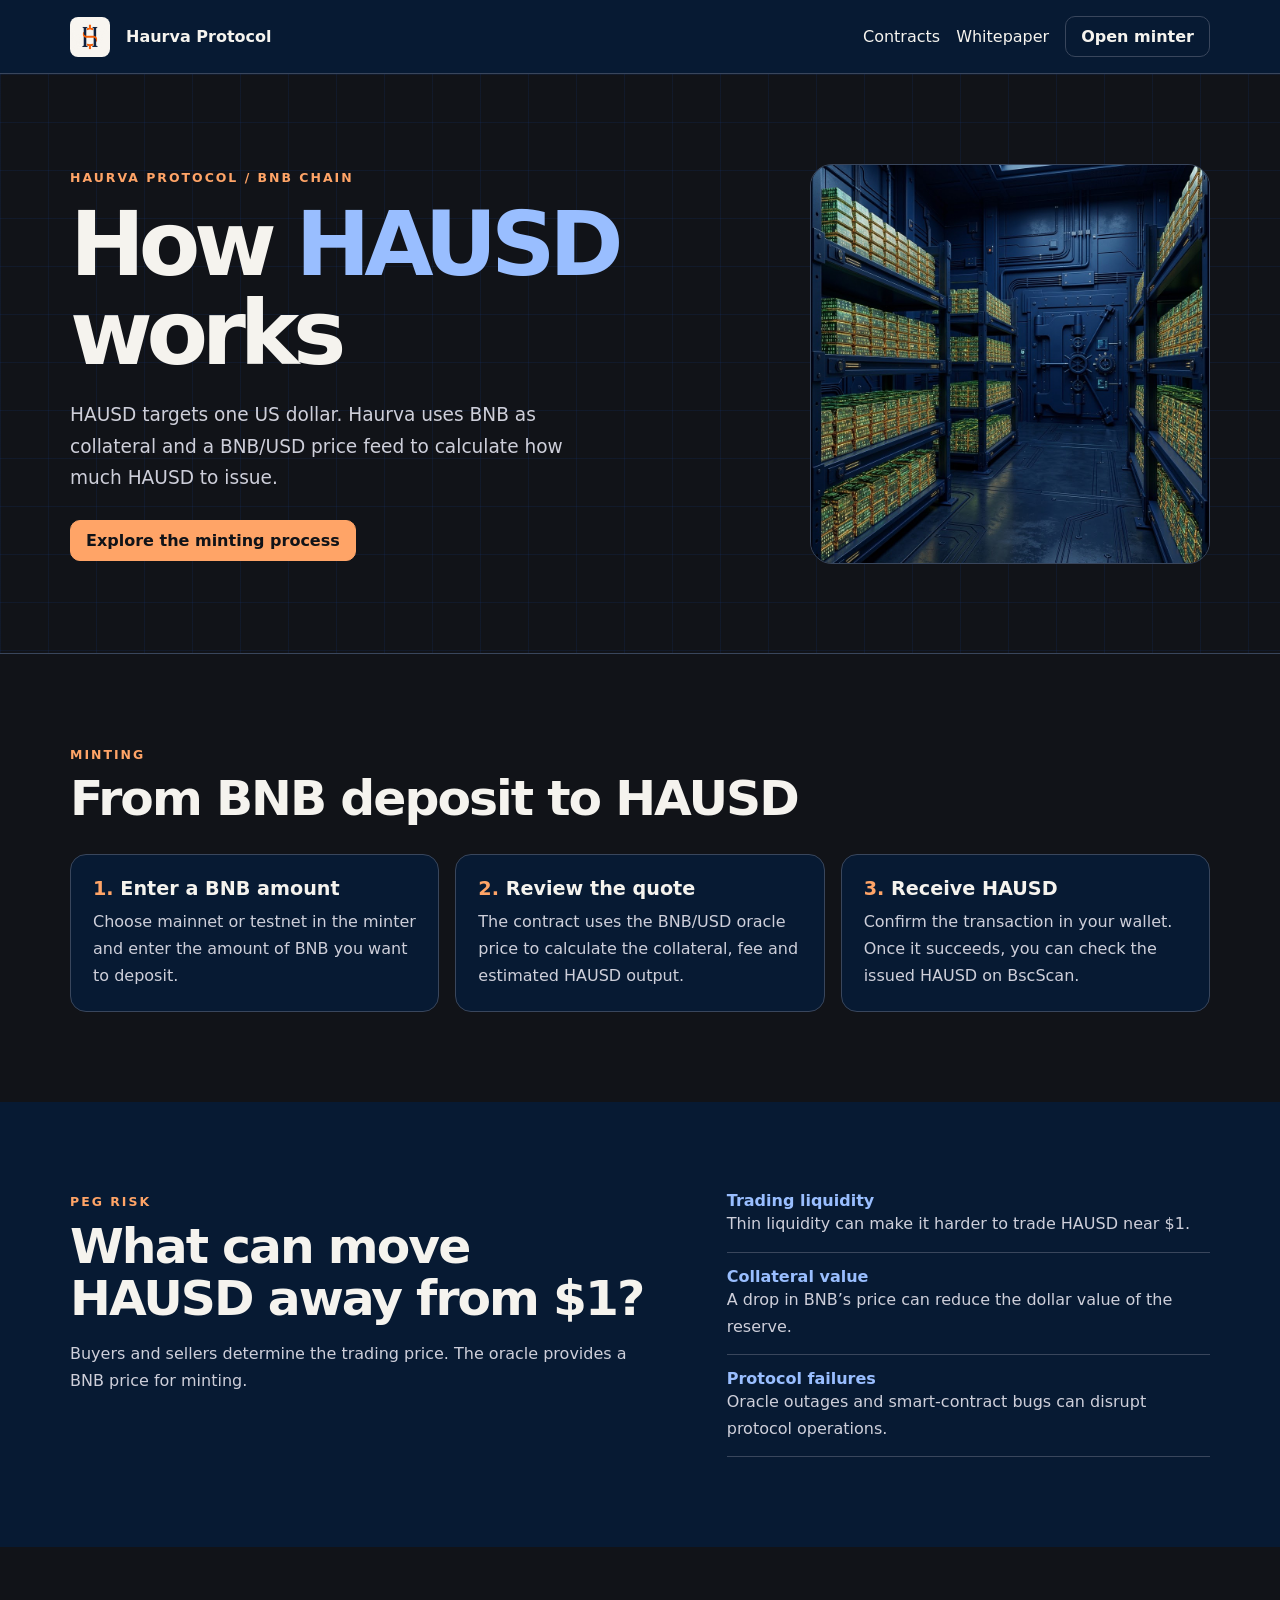
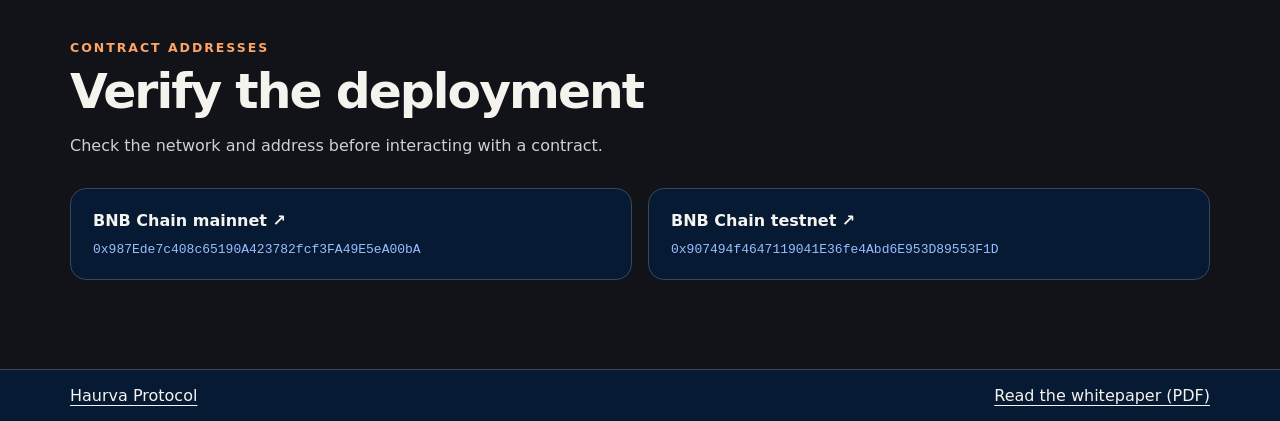
<file: how-hausd-works.html>
<!doctype html>
<html lang="en">
<head>
    <meta charset="utf-8">
    <meta name="viewport" content="width=device-width, initial-scale=1">
    <title>How HAUSD Works | Haurva Protocol</title>
    <meta name="description" content="Learn how the HAUSD mint contract uses BNB collateral and a price feed, what can affect the dollar peg, and where to verify the contracts.">
    <link rel="canonical" href="https://haurvacoin.com/how-hausd-works.html">
    <link rel="icon" href="/haurvacoin.png" type="image/png">
    <link rel="stylesheet" href="/hausd-guide.css">
</head>
<body>
    <header class="site-header">
        <nav class="wrap" aria-label="Main navigation">
            <a class="brand" href="/"><img src="/haurvacoin.png" alt="" width="40" height="40"> Haurva Protocol</a>
            <div class="nav-links">
                <a href="/#contracts">Contracts</a>
                <a href="/whitepaper.pdf">Whitepaper</a>
                <a class="button" href="https://minter.haurvacoin.com/">Open minter</a>
            </div>
        </nav>
    </header>
    <main>
        <div class="hero">
            <div class="wrap hero-grid">
                <div>
                    <p class="label">Haurva Protocol / BNB Chain</p>
                    <h1>How <span>HAUSD</span> works</h1>
                    <p class="intro">HAUSD targets one US dollar. Haurva uses BNB as collateral and a BNB/USD price feed to calculate how much HAUSD to issue.</p>
                    <a class="button primary" href="#minting">Explore the minting process</a>
                </div>
                <img class="hero-art" src="/image-1.jpeg" alt="" width="512" height="512" fetchpriority="high">
            </div>
        </div>

        <section class="wrap section" id="minting" aria-labelledby="minting-title">
            <p class="label">Minting</p>
            <h2 id="minting-title">From BNB deposit to HAUSD</h2>
            <ol class="flow">
                <li><h3>Enter a BNB amount</h3><p>Choose mainnet or testnet in the minter and enter the amount of BNB you want to deposit.</p></li>
                <li><h3>Review the quote</h3><p>The contract uses the BNB/USD oracle price to calculate the collateral, fee and estimated HAUSD output.</p></li>
                <li><h3>Receive HAUSD</h3><p>Confirm the transaction in your wallet. Once it succeeds, you can check the issued HAUSD on BscScan.</p></li>
            </ol>
        </section>

        <div class="risk-band">
            <section class="wrap section risk-grid" aria-labelledby="risk-title">
                <div>
                    <p class="label">Peg risk</p>
                    <h2 id="risk-title">What can move HAUSD away from $1?</h2>
                    <p>Buyers and sellers determine the trading price. The oracle provides a BNB price for minting.</p>
                </div>
                <dl>
                    <div><dt>Trading liquidity</dt><dd>Thin liquidity can make it harder to trade HAUSD near $1.</dd></div>
                    <div><dt>Collateral value</dt><dd>A drop in BNB’s price can reduce the dollar value of the reserve.</dd></div>
                    <div><dt>Protocol failures</dt><dd>Oracle outages and smart-contract bugs can disrupt protocol operations.</dd></div>
                </dl>
            </section>
        </div>

        <section class="wrap section" aria-labelledby="contracts-title">
            <p class="label">Contract addresses</p>
            <h2 id="contracts-title">Verify the deployment</h2>
            <p>Check the network and address before interacting with a contract.</p>
            <div class="contract-grid">
                <a class="card contract" href="https://bscscan.com/address/0x987Ede7c408c65190A423782fcf3FA49E5eA00bA">
                    <strong>BNB Chain mainnet ↗</strong><code>0x987Ede7c408c65190A423782fcf3FA49E5eA00bA</code>
                </a>
                <a class="card contract" href="https://testnet.bscscan.com/address/0x907494f4647119041E36fe4Abd6E953D89553F1D">
                    <strong>BNB Chain testnet ↗</strong><code>0x907494f4647119041E36fe4Abd6E953D89553F1D</code>
                </a>
            </div>
        </section>
    </main>
    <footer><div class="wrap"><a href="/">Haurva Protocol</a><a href="/whitepaper.pdf">Read the whitepaper (PDF)</a></div></footer>
</body>
</html>
</file>
<file: hausd-guide.css>
:root {
    color-scheme: dark;
    background: #111318;
    color: #f5f3ee;
    font-family: Inter, system-ui, sans-serif;
    --navy: #071a33;
    --blue: #99beff;
    --orange: #ffa467;
    --muted: #cecfda;
    --border: #39465c;
}

* { box-sizing: border-box; }
body, h1, h2, h3, p, dl, dd { margin: 0; }
p, dd { color: var(--muted); line-height: 1.7; }
a { color: inherit; text-underline-offset: .22em; }
a:hover { color: var(--orange); }
a:focus-visible { outline: 2px solid var(--blue); outline-offset: 5px; }
.wrap { width: min(1140px, 100% - 40px); margin-inline: auto; }
.site-header, footer { background: var(--navy); }
.site-header { border-bottom: 1px solid var(--border); }
nav, footer .wrap, .nav-links, .brand {
    display: flex;
    align-items: center;
    flex-wrap: wrap;
    gap: 16px;
}
nav, footer .wrap { justify-content: space-between; padding-block: 16px; }
.brand { font-weight: 750; text-decoration: none; }
.brand img { border-radius: 8px; }
.nav-links a { text-decoration: none; }
.button {
    display: inline-block;
    padding: 10px 15px;
    border: 1px solid var(--border);
    border-radius: 10px;
    font-weight: 700;
    text-decoration: none;
}
.primary { margin-top: 26px; color: #111318; background: var(--orange); border-color: var(--orange); }
.primary:hover { color: #111318; background: #ffbb89; }
.hero {
    background-image: linear-gradient(#1464ff14 1px, transparent 1px), linear-gradient(90deg, #1464ff14 1px, transparent 1px);
    background-size: 48px 48px;
    border-bottom: 1px solid var(--border);
}
.hero-grid, .risk-grid {
    display: grid;
    grid-template-columns: minmax(0, 1.2fr) minmax(0, 1fr);
    align-items: center;
    gap: clamp(28px, 6vw, 82px);
}
.hero-grid, .section { padding-block: clamp(44px, 7vw, 96px); }
.hero-art { display: block; width: 100%; max-width: 400px; height: auto; justify-self: end; border-radius: 22px; border: 1px solid var(--border); }
.label { color: var(--orange); font-size: .78rem; font-weight: 750; letter-spacing: .16em; text-transform: uppercase; }
h1 { margin-top: 12px; font-size: clamp(3rem, 7vw, 6.6rem); letter-spacing: -.07em; line-height: 1; }
h1 span { color: var(--blue); }
h2 { margin-block: 8px 14px; font-size: clamp(1.85rem, 4vw, 3.05rem); letter-spacing: -.04em; line-height: 1.08; }
.intro { max-width: 34rem; margin-top: 20px; font-size: 1.16rem; }
.flow, .contract-grid { display: grid; gap: 16px; margin: 28px 0 0; }
.flow {
    grid-template-columns: repeat(3, minmax(0, 1fr));
    padding-left: 0;
    list-style: none;
    counter-reset: step;
}
.flow li, .card { background: var(--navy); border: 1px solid var(--border); border-radius: 16px; padding: 22px; }
.flow h3 { margin-bottom: 8px; font-size: 1.2rem; }
.flow h3::before {
    counter-increment: step;
    content: counter(step) ". ";
    color: var(--orange);
}
.risk-band { background: var(--navy); }
.risk-grid { align-items: start; }
dl div { padding-block: 14px; border-bottom: 1px solid var(--border); }
dl div:first-child { padding-top: 0; }
dt { font-weight: 750; color: var(--blue); }
.contract-grid { grid-template-columns: repeat(2, minmax(0, 1fr)); }
.contract { text-decoration: none; }
.contract:hover { border-color: var(--orange); }
code { display: block; margin-top: 12px; color: var(--blue); overflow-wrap: anywhere; }
footer { border-top: 1px solid var(--border); }

@media (max-width: 760px) {
    .hero-grid, .risk-grid, .flow, .contract-grid { grid-template-columns: 1fr; }
    .hero-art { max-width: 300px; justify-self: start; }
}
</file>
